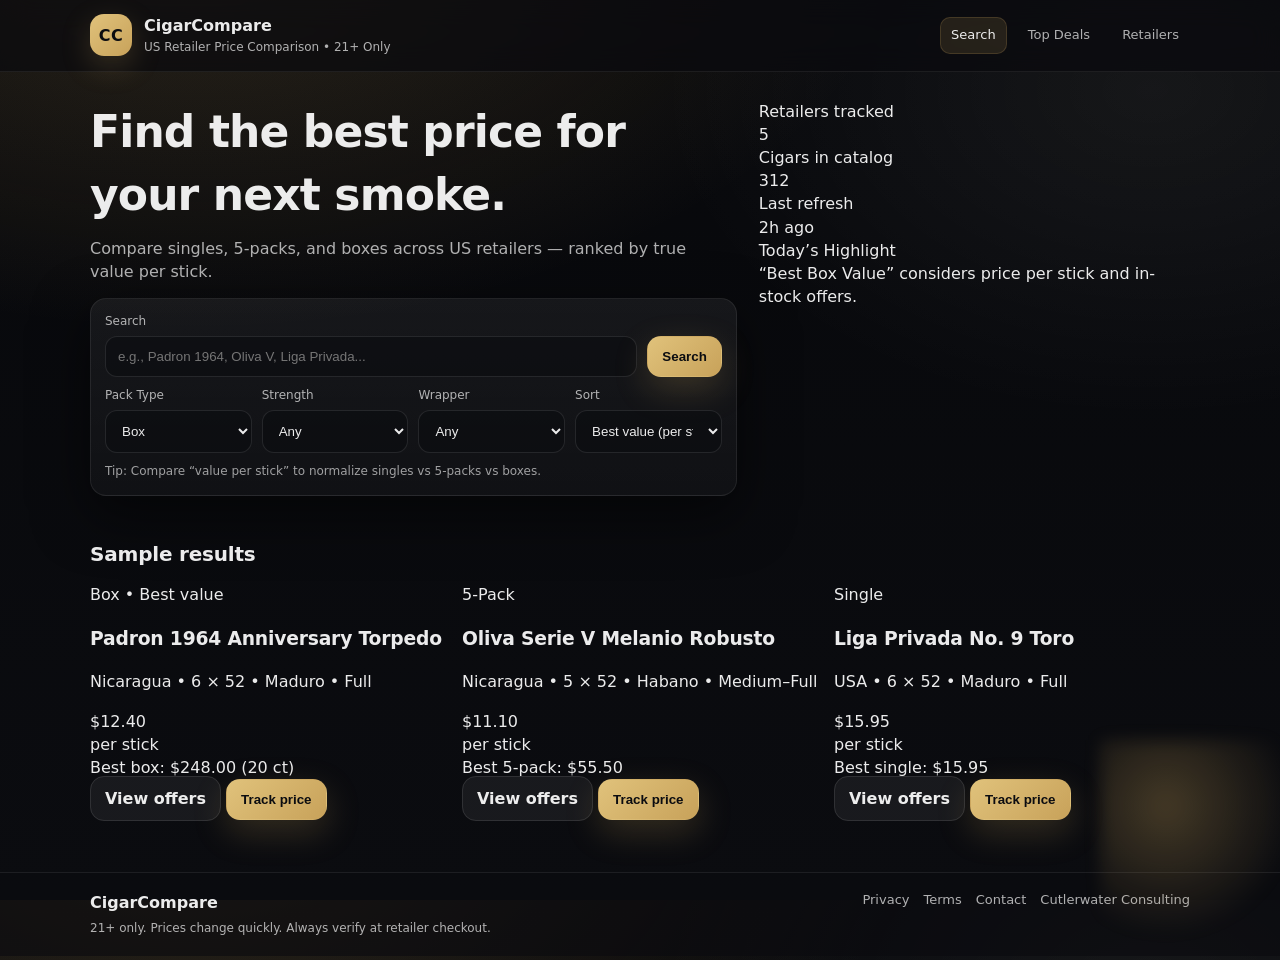
<file: index.html>
<!DOCTYPE html>
<html lang="en">
<head>
  <meta charset="UTF-8" />
  <meta name="viewport" content="width=device-width, initial-scale=1"/>
  <title>CigarCompare — Luxury Price Comparison</title>
  <link rel="icon" href="cigarcompareimages/5000Maduro.jpg" type="image/x-icon">
  <link rel="stylesheet" href="cigarcomparemobile.css">
</head>
<body>

<header class="site-header">
  <div class="container header-inner">
    <div class="brand">
      <div class="brand-mark">CC</div>
      <div class="brand-text">
        <div class="brand-name">CigarCompare</div>
        <div class="brand-tag">US Retailer Price Comparison • 21+ Only</div>
      </div>
    </div>

    <nav class="nav">
      <a href="#" class="nav-link is-active">Search</a>
      <a href="#" class="nav-link">Top Deals</a>
      <a href="#" class="nav-link">Retailers</a>
    </nav>
  </div>
</header>

<main>
  <section class="hero">
    <div class="container hero-inner">
      <div class="hero-copy">
        <h1>Find the best price for your next smoke.</h1>
        <p class="subhead">
          Compare singles, 5-packs, and boxes across US retailers — ranked by true value per stick.
        </p>

        <div class="search-panel">
          <div class="search-row">
            <div class="field">
              <label for="q">Search</label>
              <input id="q" type="text" placeholder="e.g., Padron 1964, Oliva V, Liga Privada..." />
            </div>
            <button class="btn btn-primary">Search</button>
          </div>

          <div class="filter-row">
            <div class="field">
              <label>Pack Type</label>
              <select>
                <option value="box">Box</option>
                <option value="five_pack">5 Pack</option>
                <option value="single">Single</option>
              </select>
            </div>

            <div class="field">
              <label>Strength</label>
              <select>
                <option>Any</option>
                <option>Mild</option>
                <option>Medium</option>
                <option>Full</option>
              </select>
            </div>

            <div class="field">
              <label>Wrapper</label>
              <select>
                <option>Any</option>
                <option>Maduro</option>
                <option>Connecticut</option>
                <option>Habano</option>
              </select>
            </div>

            <div class="field">
              <label>Sort</label>
              <select>
                <option>Best value (per stick)</option>
                <option>Lowest total price</option>
                <option>Most retailers</option>
              </select>
            </div>
          </div>

          <div class="micro">
            Tip: Compare “value per stick” to normalize singles vs 5-packs vs boxes.
          </div>
        </div>
      </div>

      <aside class="hero-aside">
        <div class="stat-card">
          <div class="stat">
            <div class="stat-label">Retailers tracked</div>
            <div class="stat-value">5</div>
          </div>
          <div class="divider"></div>
          <div class="stat">
            <div class="stat-label">Cigars in catalog</div>
            <div class="stat-value">312</div>
          </div>
          <div class="divider"></div>
          <div class="stat">
            <div class="stat-label">Last refresh</div>
            <div class="stat-value">2h ago</div>
          </div>
          <div class="glow"></div>
        </div>

        <div class="note-card">
          <div class="note-title">Today’s Highlight</div>
          <div class="note-text">
            “Best Box Value” considers price per stick and in-stock offers.
          </div>
        </div>
      </aside>
    </div>
  </section>

  <section class="container section">
    <div class="section-head">
      <h2>Sample results</h2>
      <p class="section-sub"></p>
    </div>

    <div class="grid">
      <article class="cigar-card">
        <div class="cigar-meta">
          <div class="badge">Box • Best value</div>
          <h3><a href="cigar.html">Padron 1964 Anniversary Torpedo</a></h3>
          <p>Nicaragua • 6 × 52 • Maduro • Full</p>
        </div>

        <div class="price-block">
          <div class="price-top">
            <div class="price">$12.40</div>
            <div class="price-unit">per stick</div>
          </div>
          <div class="price-sub">Best box: $248.00 (20 ct)</div>
        </div>

        <div class="actions">
          <a class="btn btn-ghost" href="cigar.html">View offers</a>
          <button class="btn btn-primary">Track price</button>
        </div>
      </article>

      <article class="cigar-card">
        <div class="cigar-meta">
          <div class="badge">5-Pack</div>
          <h3><a href="cigar.html">Oliva Serie V Melanio Robusto</a></h3>
          <p>Nicaragua • 5 × 52 • Habano • Medium–Full</p>
        </div>

        <div class="price-block">
          <div class="price-top">
            <div class="price">$11.10</div>
            <div class="price-unit">per stick</div>
          </div>
          <div class="price-sub">Best 5-pack: $55.50</div>
        </div>

        <div class="actions">
          <a class="btn btn-ghost" href="cigar.html">View offers</a>
          <button class="btn btn-primary">Track price</button>
        </div>
      </article>

      <article class="cigar-card">
        <div class="cigar-meta">
          <div class="badge">Single</div>
          <h3><a href="cigar.html">Liga Privada No. 9 Toro</a></h3>
          <p>USA • 6 × 52 • Maduro • Full</p>
        </div>

        <div class="price-block">
          <div class="price-top">
            <div class="price">$15.95</div>
            <div class="price-unit">per stick</div>
          </div>
          <div class="price-sub">Best single: $15.95</div>
        </div>

        <div class="actions">
          <a class="btn btn-ghost" href="cigar.html">View offers</a>
          <button class="btn btn-primary">Track price</button>
        </div>
      </article>
    </div>
  </section>
</main>

<footer class="site-footer">
  <div class="container footer-inner">
    <div class="footer-left">
      <div class="footer-brand">CigarCompare</div>
      <div class="footer-note">21+ only. Prices change quickly. Always verify at retailer checkout.</div>
    </div>
    <div class="footer-right">
      <a href="privacy.html">Privacy</a>
      <a href="terms.html">Terms</a>
      <a href="contact.html">Contact</a>
      <a href="">Cutlerwater Consulting</a>
    </div>
  </div>
</footer>

</body>
</html>
</file>
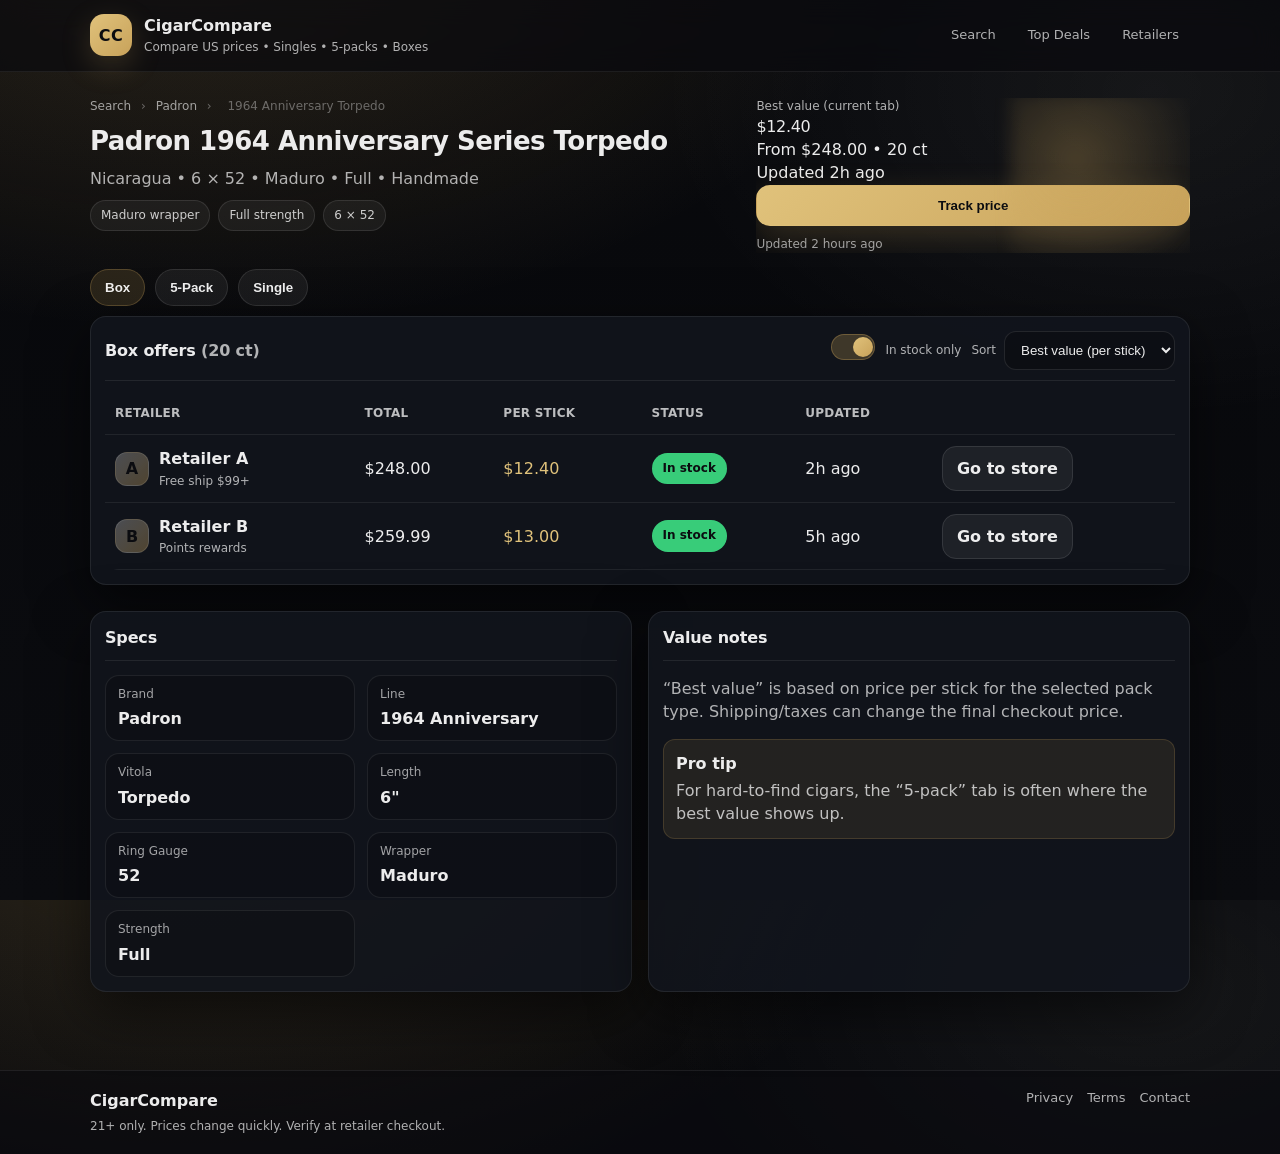
<file: cigar.html>
<!DOCTYPE html>
<html lang="en">
<head>
  <meta charset="UTF-8" />
  <meta name="viewport" content="width=device-width, initial-scale=1"/>
  <title>Padron 1964 Torpedo — Compare Prices | CigarCompare</title>

  <!-- Favicon -->
    <link rel="icon" href="cigarcompareimages/5000Maduro.jpg" type="image/x-icon">
  <link rel="stylesheet" href="cigarcomparemobile.css">
</head>
<body>

<header class="site-header">
  <div class="container header-inner">
    <div class="brand">
      <div class="brand-mark">CC</div>
      <div class="brand-text">
        <div class="brand-name">CigarCompare</div>
        <div class="brand-tag">Compare US prices • Singles • 5-packs • Boxes</div>
      </div>
    </div>

    <nav class="nav">
      <a href="index.html" class="nav-link">Search</a>
      <a href="#" class="nav-link">Top Deals</a>
      <a href="#" class="nav-link">Retailers</a>
    </nav>
  </div>
</header>

<main class="container section">
  <div class="detail-head">
    <div>
      <div class="crumbs">
        <a href="index.html">Search</a> <span>›</span>
        <a href="#">Padron</a> <span>›</span>
        <span>1964 Anniversary Torpedo</span>
      </div>
      <h1 class="detail-title">Padron 1964 Anniversary Series Torpedo</h1>
      <p class="detail-sub">
        Nicaragua • 6 × 52 • Maduro • Full • Handmade
      </p>
      <div class="pills">
        <span class="pill">Maduro wrapper</span>
        <span class="pill">Full strength</span>
        <span class="pill">6 × 52</span>
      </div>
    </div>

    <aside class="detail-summary">
      <div class="summary-card">
        <div class="summary-kicker">Best value (current tab)</div>

        <!-- JS updates these -->
        <span id="bestPerStick">$12.40</span>
        <div id="bestSub">From $248.00 • 20 ct</div>
        <div id="bestUpdated">Updated 2 hours ago</div>

        <button class="btn btn-primary btn-full">Track price</button>
        <div class="micro" id="bestUpdated">Updated 2 hours ago</div>

        <div class="glow"></div>
      </div>
    </aside>
  </div>

  <!-- Tabs (JS uses data-pack) -->
  <section class="tabs">
    <button class="tab is-active" data-pack="box">Box</button>
    <button class="tab" data-pack="five_pack">5-Pack</button>
    <button class="tab" data-pack="single">Single</button>
  </section>

  <section class="card section-tight">
    <div class="card-head">
      <h2>
        <span id="offerHeading">Box offers</span>
        <span class="muted" id="unitCountLabel">(20 ct)</span>
      </h2>

      <div class="card-tools">
        <label class="switch">
          <input id="inStockOnly" type="checkbox" checked>
          <span class="slider"></span>
        </label>
        <span class="tool-text">In stock only</span>

        <div class="select-inline">
          <span class="tool-text">Sort</span>
          <select id="sortMode">
            <option value="value">Best value (per stick)</option>
            <option value="total">Lowest total price</option>
            <option value="recent">Most recent update</option>
          </select>
        </div>
      </div>
    </div>

    <div class="table-wrap">
      <table class="lux-table">
        <thead>
          <tr>
            <th>Retailer</th>
            <th>Total</th>
            <th>Per stick</th>
            <th>Status</th>
            <th>Updated</th>
            <th></th>
          </tr>
        </thead>

        <!-- JS renders rows here -->
        <tbody id="offersBody"></tbody>
      </table>
    </div>
  </section>

  <section class="grid-2 section">
    <div class="card">
      <div class="card-head">
        <h2>Specs</h2>
      </div>
      <dl class="specs">
        <div><dt>Brand</dt><dd>Padron</dd></div>
        <div><dt>Line</dt><dd>1964 Anniversary</dd></div>
        <div><dt>Vitola</dt><dd>Torpedo</dd></div>
        <div><dt>Length</dt><dd>6"</dd></div>
        <div><dt>Ring Gauge</dt><dd>52</dd></div>
        <div><dt>Wrapper</dt><dd>Maduro</dd></div>
        <div><dt>Strength</dt><dd>Full</dd></div>
      </dl>
    </div>

    <div class="card">
      <div class="card-head">
        <h2>Value notes</h2>
      </div>
      <p class="muted">
        “Best value” is based on price per stick for the selected pack type.
        Shipping/taxes can change the final checkout price.
      </p>

      <div class="callout">
        <div class="callout-title">Pro tip</div>
        <div class="callout-text">
          For hard-to-find cigars, the “5-pack” tab is often where the best value shows up.
        </div>
      </div>
    </div>
  </section>
</main>

<footer class="site-footer">
  <div class="container footer-inner">
    <div class="footer-left">
      <div class="footer-brand">CigarCompare</div>
      <div class="footer-note">21+ only. Prices change quickly. Verify at retailer checkout.</div>
    </div>
    <div class="footer-right">
      <a href="#">Privacy</a>
      <a href="#">Terms</a>
      <a href="#">Contact</a>
    </div>
  </div>
</footer>

<script src="app.js"></script>
</body>
</html>
</file>
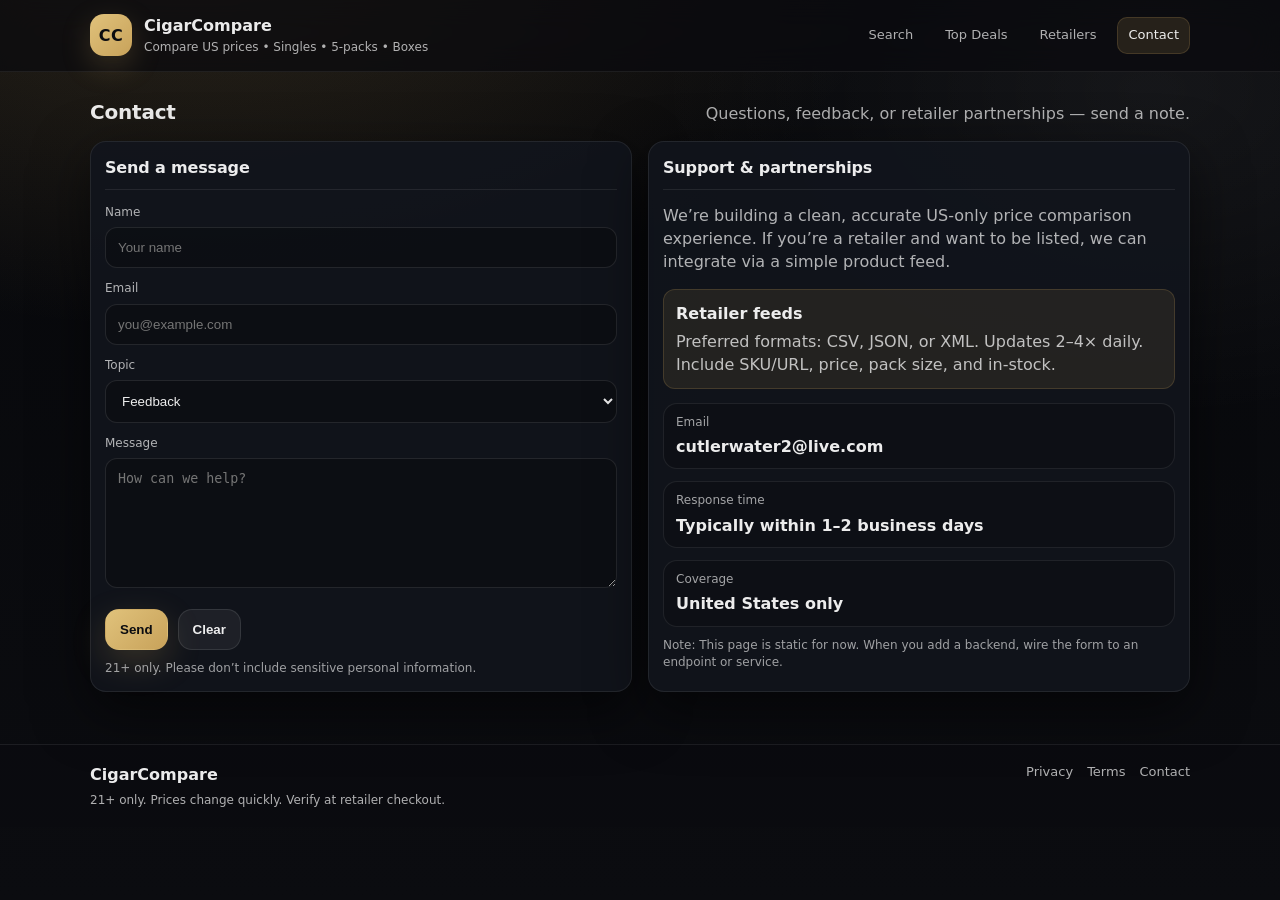
<file: contact.html>
<!DOCTYPE html>
<html lang="en">
<head>
  <meta charset="UTF-8" />
  <meta name="viewport" content="width=device-width, initial-scale=1"/>
  <title>Contact — CigarCompare</title>
  <link rel="icon" href="cigarcompareimages/5000Maduro.jpg" type="image/x-icon">
  <link rel="stylesheet" href="cigarcomparemobile.css">
</head>
<body>

<header class="site-header">
  <div class="container header-inner">
    <div class="brand">
      <div class="brand-mark">CC</div>
      <div class="brand-text">
        <div class="brand-name">CigarCompare</div>
        <div class="brand-tag">Compare US prices • Singles • 5-packs • Boxes</div>
      </div>
    </div>

    <nav class="nav">
      <a href="index.html" class="nav-link">Search</a>
      <a href="#" class="nav-link">Top Deals</a>
      <a href="#" class="nav-link">Retailers</a>
      <a href="contact.html" class="nav-link is-active">Contact</a>
    </nav>
  </div>
</header>

<main class="container section">
  <div class="section-head">
    <h2>Contact</h2>
    <p class="section-sub">Questions, feedback, or retailer partnerships — send a note.</p>
  </div>

  <section class="grid-2">
    <!-- Left: Form -->
    <div class="card">
      <div class="card-head">
        <h2>Send a message</h2>
      </div>

      <form action="#" method="post" class="contact-form" style="margin-top:14px;">
        <div class="field" style="margin-bottom:12px;">
          <label for="name">Name</label>
          <input id="name" name="name" type="text" placeholder="Your name" autocomplete="name" required>
        </div>

        <div class="field" style="margin-bottom:12px;">
          <label for="email">Email</label>
          <input id="email" name="email" type="email" placeholder="you@example.com" autocomplete="email" required>
        </div>

        <div class="field" style="margin-bottom:12px;">
          <label for="topic">Topic</label>
          <select id="topic" name="topic">
            <option value="feedback">Feedback</option>
            <option value="bug">Report a bug</option>
            <option value="retailer">Retailer partnership / data feed</option>
            <option value="press">Press / media</option>
            <option value="other">Other</option>
          </select>
        </div>

        <div class="field" style="margin-bottom:14px;">
          <label for="message">Message</label>
          <textarea id="message" name="message" rows="6" placeholder="How can we help?" required></textarea>
          <!-- If you want a multi-line field, swap the input above for this textarea:
          <textarea id="message" name="message" rows="6" placeholder="How can we help?" required></textarea>
          -->
        </div>

        <div style="display:flex; gap:10px; flex-wrap:wrap;">
          <button class="btn btn-primary" type="submit">Send</button>
          <button class="btn btn-ghost" type="reset">Clear</button>
        </div>

        <div class="micro" style="margin-top:10px;">
          21+ only. Please don’t include sensitive personal information.
        </div>
      </form>
    </div>

    <!-- Right: Info / Partnerships -->
    <aside class="card">
      <div class="card-head">
        <h2>Support & partnerships</h2>
      </div>

      <div style="margin-top:14px;">
        <p class="muted" style="margin-top:0;">
          We’re building a clean, accurate US-only price comparison experience.
          If you’re a retailer and want to be listed, we can integrate via a simple product feed.
        </p>

        <div class="callout">
          <div class="callout-title">Retailer feeds</div>
          <div class="callout-text">
            Preferred formats: CSV, JSON, or XML. Updates 2–4× daily. Include SKU/URL, price, pack size, and in-stock.
          </div>
        </div>

        <dl class="specs" style="grid-template-columns: 1fr; margin-top:14px;">
          <div>
            <dt>Email</dt>
            <dd>cutlerwater2@live.com</dd>
          </div>
          <div>
            <dt>Response time</dt>
            <dd>Typically within 1–2 business days</dd>
          </div>
          <div>
            <dt>Coverage</dt>
            <dd>United States only</dd>
          </div>
        </dl>

        <div class="micro" style="margin-top:10px;">
          Note: This page is static for now. When you add a backend, wire the form to an endpoint or service.
        </div>
      </div>
    </aside>
  </section>
</main>

<footer class="site-footer">
  <div class="container footer-inner">
    <div class="footer-left">
      <div class="footer-brand">CigarCompare</div>
      <div class="footer-note">21+ only. Prices change quickly. Verify at retailer checkout.</div>
    </div>
    <div class="footer-right">
      <a href="privacy.html">Privacy</a>
      <a href="terms.html">Terms</a>
      <a href="contact.html">Contact</a>
    </div>
  </div>
</footer>

</body>
</html>
</file>
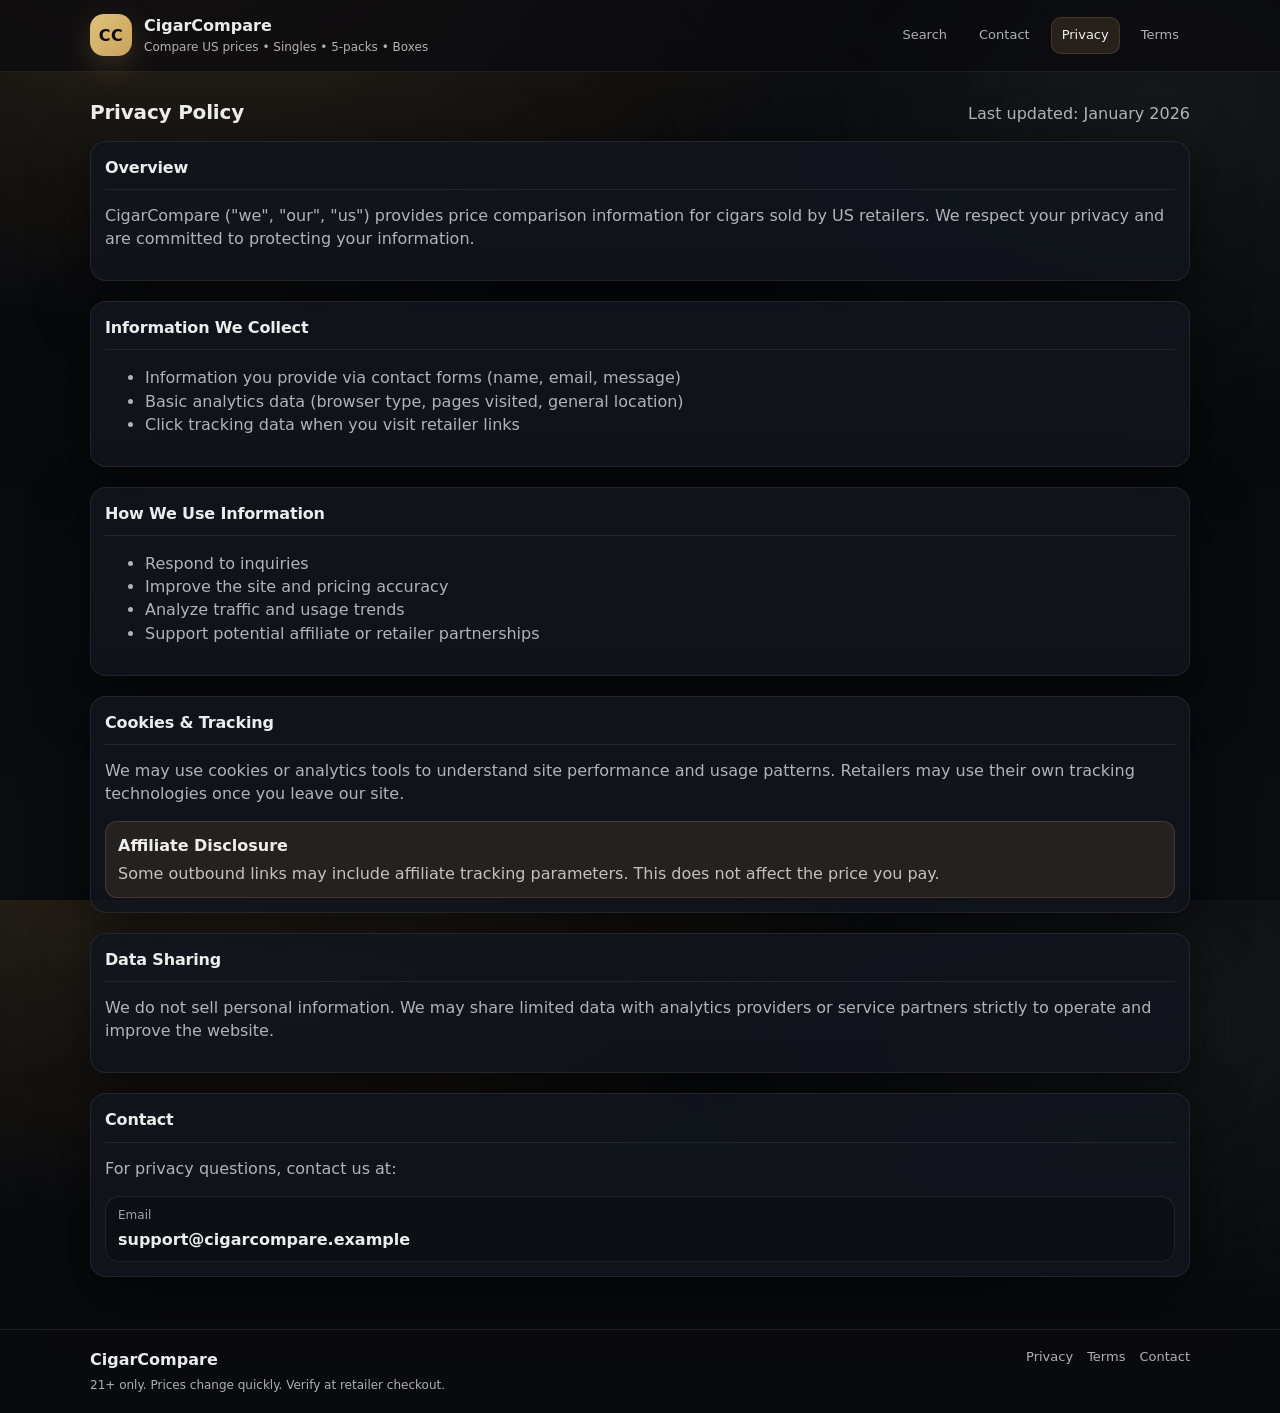
<file: privacy.html>
<!DOCTYPE html>
<html lang="en">
<head>
  <meta charset="UTF-8" />
  <meta name="viewport" content="width=device-width, initial-scale=1"/>
  <title>Privacy Policy — CigarCompare</title>
  <link rel="icon" href="cigarcompareimages/5000Maduro.jpg" type="image/x-icon">
  <link rel="stylesheet" href="cigarcomparemobile.css">
</head>
<body>

<header class="site-header">
  <div class="container header-inner">
    <div class="brand">
      <div class="brand-mark">CC</div>
      <div class="brand-text">
        <div class="brand-name">CigarCompare</div>
        <div class="brand-tag">Compare US prices • Singles • 5-packs • Boxes</div>
      </div>
    </div>

    <nav class="nav">
      <a href="index.html" class="nav-link">Search</a>
      <a href="contact.html" class="nav-link">Contact</a>
      <a href="privacy.html" class="nav-link is-active">Privacy</a>
      <a href="terms.html" class="nav-link">Terms</a>
    </nav>
  </div>
</header>

<main class="container section">
  <div class="section-head">
    <h2>Privacy Policy</h2>
    <p class="section-sub">Last updated: January 2026</p>
  </div>

  <section class="card" style="margin-bottom:20px;">
    <div class="card-head"><h2>Overview</h2></div>
    <p class="muted" style="margin-top:14px;">
      CigarCompare ("we", "our", "us") provides price comparison information for cigars sold by US retailers.
      We respect your privacy and are committed to protecting your information.
    </p>
  </section>

  <section class="card" style="margin-bottom:20px;">
    <div class="card-head"><h2>Information We Collect</h2></div>
    <div style="margin-top:14px;">
      <ul class="muted">
        <li>Information you provide via contact forms (name, email, message)</li>
        <li>Basic analytics data (browser type, pages visited, general location)</li>
        <li>Click tracking data when you visit retailer links</li>
      </ul>
    </div>
  </section>

  <section class="card" style="margin-bottom:20px;">
    <div class="card-head"><h2>How We Use Information</h2></div>
    <div style="margin-top:14px;">
      <ul class="muted">
        <li>Respond to inquiries</li>
        <li>Improve the site and pricing accuracy</li>
        <li>Analyze traffic and usage trends</li>
        <li>Support potential affiliate or retailer partnerships</li>
      </ul>
    </div>
  </section>

  <section class="card" style="margin-bottom:20px;">
    <div class="card-head"><h2>Cookies & Tracking</h2></div>
    <p class="muted" style="margin-top:14px;">
      We may use cookies or analytics tools to understand site performance and usage patterns.
      Retailers may use their own tracking technologies once you leave our site.
    </p>

    <div class="callout">
      <div class="callout-title">Affiliate Disclosure</div>
      <div class="callout-text">
        Some outbound links may include affiliate tracking parameters.
        This does not affect the price you pay.
      </div>
    </div>
  </section>

  <section class="card" style="margin-bottom:20px;">
    <div class="card-head"><h2>Data Sharing</h2></div>
    <p class="muted" style="margin-top:14px;">
      We do not sell personal information. We may share limited data with analytics providers or service partners
      strictly to operate and improve the website.
    </p>
  </section>

  <section class="card">
    <div class="card-head"><h2>Contact</h2></div>
    <p class="muted" style="margin-top:14px;">
      For privacy questions, contact us at:
    </p>

    <dl class="specs" style="grid-template-columns:1fr; margin-top:10px;">
      <div>
        <dt>Email</dt>
        <dd>support@cigarcompare.example</dd>
      </div>
    </dl>
  </section>
</main>

<footer class="site-footer">
  <div class="container footer-inner">
    <div class="footer-left">
      <div class="footer-brand">CigarCompare</div>
      <div class="footer-note">21+ only. Prices change quickly. Verify at retailer checkout.</div>
    </div>
    <div class="footer-right">
      <a href="privacy.html">Privacy</a>
      <a href="terms.html">Terms</a>
      <a href="contact.html">Contact</a>
    </div>
  </div>
</footer>

</body>
</html>
</file>
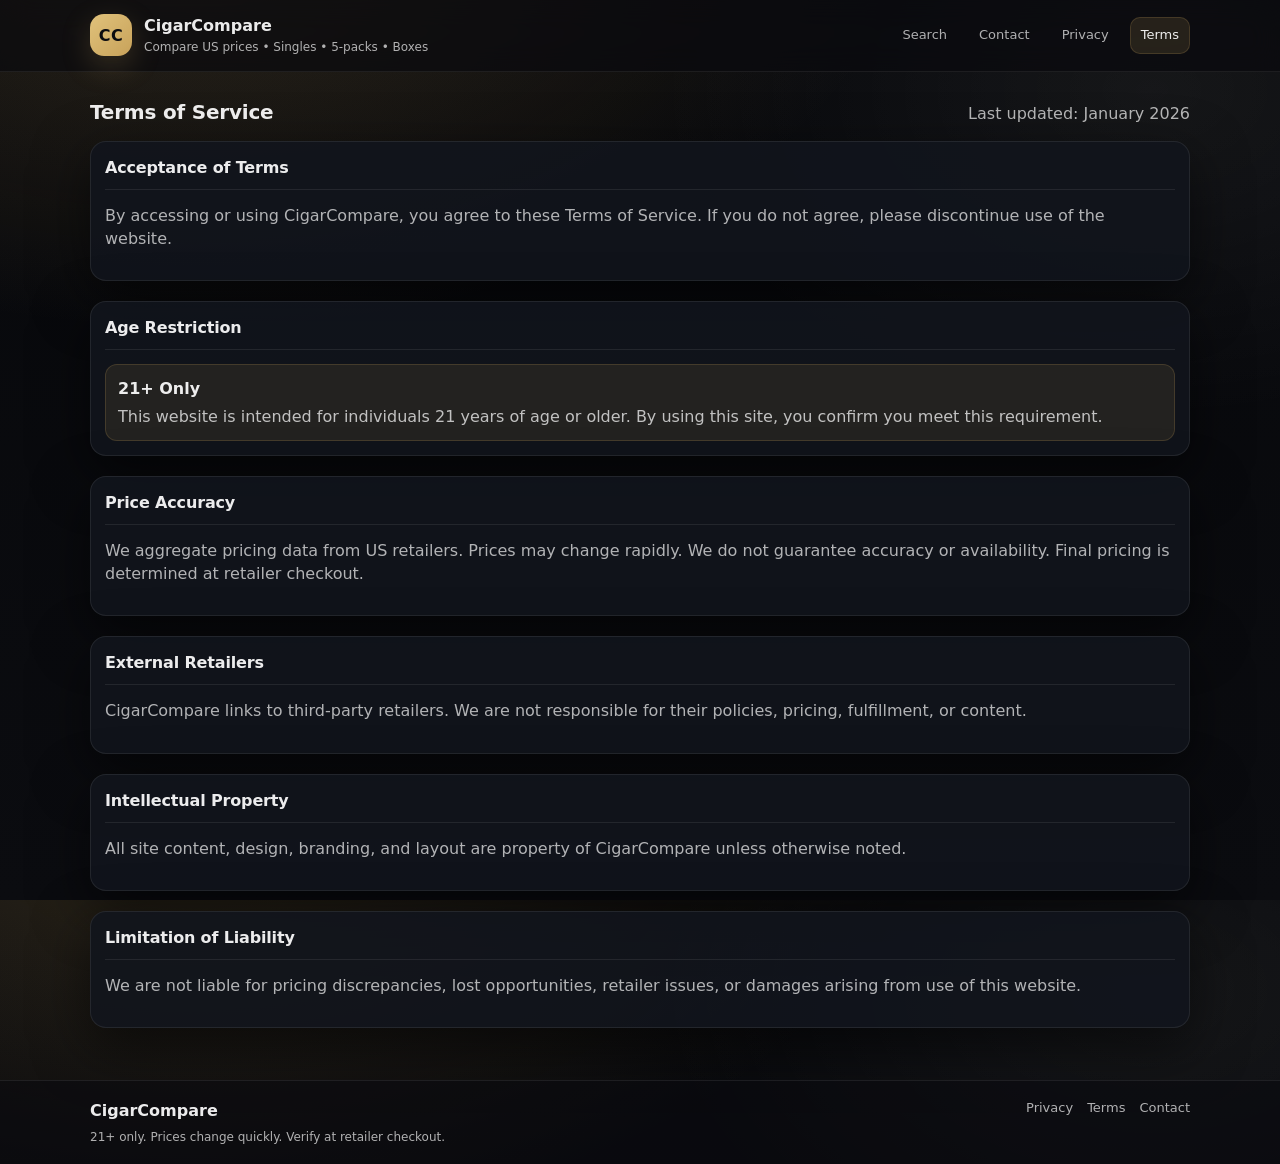
<file: terms.html>
<!DOCTYPE html>
<html lang="en">
<head>
  <meta charset="UTF-8" />
  <meta name="viewport" content="width=device-width, initial-scale=1"/>
  <title>Terms of Service — CigarCompare</title>
  <link rel="icon" href="cigarcompareimages/5000Maduro.jpg" type="image/x-icon">
  <link rel="stylesheet" href="cigarcomparemobile.css">
</head>
<body>

<header class="site-header">
  <div class="container header-inner">
    <div class="brand">
      <div class="brand-mark">CC</div>
      <div class="brand-text">
        <div class="brand-name">CigarCompare</div>
        <div class="brand-tag">Compare US prices • Singles • 5-packs • Boxes</div>
      </div>
    </div>

    <nav class="nav">
      <a href="index.html" class="nav-link">Search</a>
      <a href="contact.html" class="nav-link">Contact</a>
      <a href="privacy.html" class="nav-link">Privacy</a>
      <a href="terms.html" class="nav-link is-active">Terms</a>
    </nav>
  </div>
</header>

<main class="container section">
  <div class="section-head">
    <h2>Terms of Service</h2>
    <p class="section-sub">Last updated: January 2026</p>
  </div>

  <section class="card" style="margin-bottom:20px;">
    <div class="card-head"><h2>Acceptance of Terms</h2></div>
    <p class="muted" style="margin-top:14px;">
      By accessing or using CigarCompare, you agree to these Terms of Service.
      If you do not agree, please discontinue use of the website.
    </p>
  </section>

  <section class="card" style="margin-bottom:20px;">
    <div class="card-head"><h2>Age Restriction</h2></div>
    <div class="callout" style="margin-top:14px;">
      <div class="callout-title">21+ Only</div>
      <div class="callout-text">
        This website is intended for individuals 21 years of age or older.
        By using this site, you confirm you meet this requirement.
      </div>
    </div>
  </section>

  <section class="card" style="margin-bottom:20px;">
    <div class="card-head"><h2>Price Accuracy</h2></div>
    <p class="muted" style="margin-top:14px;">
      We aggregate pricing data from US retailers. Prices may change rapidly.
      We do not guarantee accuracy or availability. Final pricing is determined at retailer checkout.
    </p>
  </section>

  <section class="card" style="margin-bottom:20px;">
    <div class="card-head"><h2>External Retailers</h2></div>
    <p class="muted" style="margin-top:14px;">
      CigarCompare links to third-party retailers.
      We are not responsible for their policies, pricing, fulfillment, or content.
    </p>
  </section>

  <section class="card" style="margin-bottom:20px;">
    <div class="card-head"><h2>Intellectual Property</h2></div>
    <p class="muted" style="margin-top:14px;">
      All site content, design, branding, and layout are property of CigarCompare
      unless otherwise noted.
    </p>
  </section>

  <section class="card">
    <div class="card-head"><h2>Limitation of Liability</h2></div>
    <p class="muted" style="margin-top:14px;">
      We are not liable for pricing discrepancies, lost opportunities, retailer issues,
      or damages arising from use of this website.
    </p>
  </section>
</main>

<footer class="site-footer">
  <div class="container footer-inner">
    <div class="footer-left">
      <div class="footer-brand">CigarCompare</div>
      <div class="footer-note">21+ only. Prices change quickly. Verify at retailer checkout.</div>
    </div>
    <div class="footer-right">
      <a href="privacy.html">Privacy</a>
      <a href="terms.html">Terms</a>
      <a href="contact.html">Contact</a>
    </div>
  </div>
</footer>

</body>
</html>
</file>
<file: cigarcomparemobile.css>
/* ---------- Base / Theme (Mobile-first) ---------- */
:root{
  --bg: #0b0c10;
  --panel: #101218;
  --panel-2: #0f1117;
  --card: rgba(18, 21, 29, 0.88);
  --card-border: rgba(255, 255, 255, 0.08);

  --text: rgba(255, 255, 255, 0.92);
  --muted: rgba(255, 255, 255, 0.68);
  --soft: rgba(255, 255, 255, 0.12);

  --gold: #c8a25a;
  --gold-2: #e0c27b;
  --good: #3bd67f;
  --bad: #ff6b6b;

  --radius: 16px;
  --radius-sm: 12px;
  --shadow: 0 18px 55px rgba(0,0,0,0.55);
}

*{ box-sizing:border-box; }
html,body{ height:100%; }
body{
  margin:0;
  color:var(--text);
  background:
    radial-gradient(1200px 700px at 15% -10%, rgba(200,162,90,0.20), transparent 60%),
    radial-gradient(900px 600px at 90% 10%, rgba(255,255,255,0.06), transparent 55%),
    linear-gradient(180deg, #07080b, var(--bg));
  font-family: ui-sans-serif, system-ui, -apple-system, Segoe UI, Roboto, Arial, sans-serif;
  line-height:1.45;
}

a{ color:inherit; text-decoration:none; }
a:hover{ color:var(--gold-2); }

.container{
  width: min(1100px, 92%);
  margin: 0 auto;
}

/* Mobile-first spacing */
.section{ padding: 26px 0; }
.section-tight{ padding: 18px 0; }

.muted{ color: var(--muted); }
.mono{ font-variant-numeric: tabular-nums; }
.gold{ color: var(--gold-2); }

/* ---------- Header (Mobile-first) ---------- */
.site-header{
  position: sticky;
  top:0;
  z-index:50;
  background: rgba(10, 11, 15, 0.72);
  backdrop-filter: blur(14px);
  border-bottom: 1px solid rgba(255,255,255,0.07);
}

.header-inner{
  display:flex;
  flex-direction: column;          /* mobile */
  align-items:flex-start;
  gap: 10px;
  padding: 12px 0;
}

.brand{
  display:flex;
  gap:12px;
  align-items:center;
}

.brand-mark{
  width:42px; height:42px;
  border-radius: 14px;
  display:grid; place-items:center;
  font-weight:800;
  letter-spacing:0.5px;
  color:#0b0c10;
  background: linear-gradient(135deg, var(--gold-2), var(--gold));
  box-shadow: 0 10px 30px rgba(200,162,90,0.22);
}

.brand-name{ font-weight:800; }
.brand-tag{ font-size:12px; color: var(--muted); margin-top:2px; }

/* Mobile nav becomes a wrapping pill row */
.nav{
  display:flex;
  flex-wrap: wrap;
  gap: 10px;
  width: 100%;
}
.nav-link{
  font-size: 13px;
  color: var(--muted);
  padding: 8px 10px;
  border-radius: 999px;
  background: rgba(255,255,255,0.04);
  border: 1px solid rgba(255,255,255,0.08);
}
.nav-link:hover{ background: rgba(255,255,255,0.07); color: var(--text); }
.nav-link.is-active{
  color: var(--text);
  background: rgba(200,162,90,0.14);
  border-color: rgba(200,162,90,0.20);
}

/* ---------- Typography ---------- */
h1{
  margin:0 0 10px;
  font-size: clamp(26px, 5.5vw, 44px);
  letter-spacing: -0.02em;
}
h2, h3{ letter-spacing: -0.01em; }

/* ---------- Forms / Inputs ---------- */
.field{ width:100%; }
label{
  display:block;
  font-size:12px;
  color: var(--muted);
  margin-bottom: 6px;
}

input, select, textarea{
  width:100%;
  padding: 12px 12px;
  border-radius: 12px;
  border: 1px solid rgba(255,255,255,0.10);
  background: rgba(10, 11, 15, 0.55);
  color: var(--text);
  outline: none;
}

textarea{
  resize: vertical;
  min-height: 130px;
}

input:focus, select:focus, textarea:focus{
  border-color: rgba(200,162,90,0.55);
  box-shadow: 0 0 0 4px rgba(200,162,90,0.12);
}

/* ---------- Buttons (Touch-friendly) ---------- */
.btn{
  border: 1px solid transparent;
  border-radius: 14px;
  padding: 12px 14px;
  font-weight: 800;
  cursor: pointer;
  transition: transform .08s ease, background .15s ease, border-color .15s ease, opacity .15s ease;
  user-select:none;
}
.btn:active{ transform: translateY(1px); }

.btn-primary{
  background: linear-gradient(135deg, var(--gold-2), var(--gold));
  color: #0b0c10;
  box-shadow: 0 12px 34px rgba(200,162,90,0.22);
}
.btn-primary:hover{ filter: brightness(1.03); }

.btn-ghost{
  background: rgba(255,255,255,0.06);
  color: var(--text);
  border-color: rgba(255,255,255,0.10);
}
.btn-ghost:hover{
  border-color: rgba(200,162,90,0.35);
  background: rgba(200,162,90,0.10);
}
.btn[disabled]{
  opacity:0.55;
  cursor:not-allowed;
  filter: grayscale(0.25);
}

.btn-full{ width:100%; }

/* ---------- Card + Glow ---------- */
.card{
  border-radius: var(--radius);
  background: var(--card);
  border: 1px solid var(--card-border);
  box-shadow: var(--shadow);
  padding: 14px;
}

.glow{
  position:absolute;
  inset:auto -40px -60px auto;
  width:220px;
  height:220px;
  background: radial-gradient(circle at 30% 30%, rgba(200,162,90,0.30), transparent 60%);
  filter: blur(8px);
}

/* ---------- Section Head ---------- */
.section-head{
  display:flex;
  flex-direction: column;          /* mobile */
  gap: 6px;
  margin-bottom: 14px;
}
.section-head h2{ margin:0; font-size: 20px; }
.section-sub{ margin:0; color: var(--muted); }

/* ---------- Hero (if you use it on index) ---------- */
.hero{ padding: 28px 0 18px; }

.hero-inner{
  display:grid;
  grid-template-columns: 1fr;      /* mobile */
  gap: 16px;
  align-items: start;
}

.subhead{
  margin:0 0 14px;
  color: var(--muted);
  max-width: 60ch;
}

.search-panel{
  border-radius: var(--radius);
  background: linear-gradient(180deg, rgba(255,255,255,0.06), rgba(255,255,255,0.03));
  border: 1px solid rgba(255,255,255,0.08);
  box-shadow: var(--shadow);
  padding: 14px;
}

.search-row{
  display:flex;
  flex-direction: column;          /* mobile */
  gap: 10px;
  align-items: stretch;
}

.filter-row{
  display:grid;
  grid-template-columns: 1fr;      /* mobile */
  gap: 10px;
  margin-top: 10px;
}

.micro{
  margin-top: 10px;
  font-size: 12px;
  color: rgba(255,255,255,0.60);
}

/* ---------- Detail Page ---------- */
.detail-head{
  display:grid;
  grid-template-columns: 1fr;      /* mobile */
  gap: 16px;
  align-items:start;
}

.crumbs{
  color: rgba(255,255,255,0.60);
  font-size: 12px;
  margin-bottom: 8px;
}
.crumbs a:hover{ color: var(--gold-2); }
.crumbs span{ margin: 0 6px; opacity: .6; }

.detail-title{ margin:0 0 6px; font-size: 26px; }
.detail-sub{ margin:0 0 10px; color: var(--muted); }

.pills{ display:flex; gap: 8px; flex-wrap: wrap; }
.pill{
  font-size: 12px;
  color: rgba(255,255,255,0.78);
  border: 1px solid rgba(255,255,255,0.10);
  background: rgba(255,255,255,0.05);
  padding: 6px 10px;
  border-radius: 999px;
}

/* Summary card */
.detail-summary .summary-card{
  position: relative;
  overflow:hidden;
}
.summary-kicker{ color: var(--muted); font-size: 12px; }
.summary-price{
  font-size: 34px;
  font-weight: 900;
  color: var(--gold-2);
  margin: 6px 0 2px;
}
.summary-price span{ font-size: 14px; color: var(--muted); font-weight: 800; }
.summary-sub{ color: rgba(255,255,255,0.70); font-size: 12px; margin-bottom: 12px; }

#bestPerStick{
  font-variant-numeric: tabular-nums;
  letter-spacing: -0.02em;
}

/* ---------- Tabs (Wrap on mobile) ---------- */
.tabs{
  display:flex;
  gap: 10px;
  margin: 16px 0 10px;
  flex-wrap: wrap;
}
.tab{
  background: rgba(255,255,255,0.06);
  border: 1px solid rgba(255,255,255,0.10);
  color: var(--text);
  padding: 10px 14px;
  border-radius: 999px;
  cursor:pointer;
  font-weight: 900;
}
.tab.is-active{
  background: rgba(200,162,90,0.16);
  border-color: rgba(200,162,90,0.28);
}

/* ---------- Card head tools (stack on mobile) ---------- */
.card-head{
  display:flex;
  flex-direction: column;          /* mobile */
  align-items:flex-start;
  gap: 10px;
  padding-bottom: 10px;
  border-bottom: 1px solid rgba(255,255,255,0.08);
}
.card-head h2{ margin:0; font-size: 16px; }

.card-tools{
  display:flex;
  align-items:center;
  gap: 10px;
  flex-wrap: wrap;
}
.tool-text{ color: var(--muted); font-size: 12px; }

.select-inline{
  display:flex;
  align-items:center;
  gap: 8px;
}
.select-inline select{
  width: auto;
  padding: 10px 12px;
}

/* ---------- Table (Mobile-friendly scroll) ---------- */
.table-wrap{
  overflow:auto;
  margin-top: 12px;
  -webkit-overflow-scrolling: touch;
  border-radius: 14px;
}
.lux-table{
  width:100%;
  border-collapse: collapse;
  min-width: 720px;               /* allows swipe horizontal on phones */
}

.lux-table th, .lux-table td{
  padding: 12px 10px;
  text-align:left;
  border-bottom: 1px solid rgba(255,255,255,0.07);
  vertical-align: middle;
}
.lux-table thead th{
  color: rgba(255,255,255,0.72);
  font-size: 12px;
  letter-spacing: 0.02em;
  text-transform: uppercase;
}
.lux-table tbody tr:hover{
  background: rgba(255,255,255,0.04);
}
.row-muted{ opacity: 0.60; }

.lux-table td[colspan]{
  padding: 18px 10px;
  color: rgba(255,255,255,0.70);
  text-align: center;
}

/* Retailer cell */
.retailer{
  display:flex;
  gap: 10px;
  align-items:center;
}
.retailer-logo{
  width:34px;
  height:34px;
  border-radius: 12px;
  display:grid;
  place-items:center;
  font-weight: 900;
  color: #0b0c10;
  background: linear-gradient(135deg, rgba(255,255,255,0.25), rgba(200,162,90,0.35));
  border: 1px solid rgba(255,255,255,0.10);
}
.retailer-name{ font-weight: 900; }
.retailer-sub{ font-size: 12px; color: var(--muted); margin-top: 2px; }

/* Status pills */
.status{
  display:inline-flex;
  padding: 6px 10px;
  border-radius: 999px;
  font-size: 12px;
  font-weight: 900;
  border: 1px solid rgba(255,255,255,0.10);
}
.status-good{
  color: #0b0c10;
  background: rgba(59,214,127,0.95);
  border-color: rgba(59,214,127,0.25);
}
.status-bad{
  color: #0b0c10;
  background: rgba(255,107,107,0.95);
  border-color: rgba(255,107,107,0.25);
}

/* ---------- Switch ---------- */
.switch{
  position: relative;
  display:inline-block;
  width: 44px;
  height: 26px;
}
.switch input{ display:none; }
.slider{
  position:absolute; inset:0;
  background: rgba(255,255,255,0.10);
  border: 1px solid rgba(255,255,255,0.12);
  border-radius: 999px;
  cursor:pointer;
  transition: .15s ease;
}
.slider:before{
  content:"";
  position:absolute;
  height:20px; width:20px;
  left:3px; top:2px;
  background: rgba(255,255,255,0.88);
  border-radius: 50%;
  transition: .15s ease;
}
.switch input:checked + .slider{
  background: rgba(200,162,90,0.25);
  border-color: rgba(200,162,90,0.35);
}
.switch input:checked + .slider:before{
  transform: translateX(18px);
  background: linear-gradient(135deg, var(--gold-2), var(--gold));
}

/* ---------- Layout grids ---------- */
/* Mobile-first: one column */
.grid{ display:grid; grid-template-columns: 1fr; gap: 16px; }
.grid-2{ display:grid; grid-template-columns: 1fr; gap: 16px; }

/* ---------- Specs ---------- */
.specs{
  display:grid;
  grid-template-columns: 1fr;      /* mobile */
  gap: 12px;
  margin: 14px 0 0;
}
.specs div{
  border: 1px solid rgba(255,255,255,0.08);
  background: rgba(0,0,0,0.16);
  border-radius: 14px;
  padding: 10px 12px;
}
dt{ color: rgba(255,255,255,0.62); font-size: 12px; }
dd{ margin: 4px 0 0; font-weight: 900; }

/* ---------- Callout ---------- */
.callout{
  margin-top: 14px;
  border-radius: var(--radius-sm);
  border: 1px solid rgba(200,162,90,0.20);
  background: rgba(200,162,90,0.10);
  padding: 12px;
}
.callout-title{ font-weight: 900; margin-bottom: 4px; }
.callout-text{ color: rgba(255,255,255,0.72); }

/* ---------- Footer ---------- */
.site-footer{
  margin-top: 26px;
  border-top: 1px solid rgba(255,255,255,0.08);
  background: rgba(10, 11, 15, 0.62);
}
.footer-inner{
  padding: 18px 0;
  display:flex;
  flex-direction: column;          /* mobile */
  justify-content: space-between;
  gap: 12px;
  flex-wrap: wrap;
}
.footer-brand{ font-weight: 900; }
.footer-note{ color: var(--muted); font-size: 12px; margin-top: 6px; }
.footer-right{ display:flex; gap: 14px; flex-wrap: wrap; }
.footer-right a{ color: var(--muted); font-size: 13px; }
.footer-right a:hover{ color: var(--gold-2); }

/* =========================================================
   BREAKPOINTS (scale up)
   ========================================================= */

/* >= 640px */
@media (min-width: 640px){
  .filter-row{ grid-template-columns: 1fr 1fr; }
  .specs{ grid-template-columns: 1fr 1fr; }
  .section-head{ flex-direction: row; align-items: baseline; justify-content: space-between; }
}

/* >= 900px */
@media (min-width: 900px){
  .header-inner{
    flex-direction: row;
    align-items: center;
    justify-content: space-between;
    gap: 14px;
    padding: 14px 0;
  }

  .nav{
    width: auto;
    background: none;
    border: none;
  }

  .nav-link{
    background: transparent;
    border: 1px solid transparent;
    border-radius: 10px;
    padding: 8px 10px;
  }
  .nav-link:hover{ background: rgba(255,255,255,0.06); }

  .hero-inner{ grid-template-columns: 1.2fr 0.8fr; gap: 22px; }
  .search-row{ flex-direction: row; align-items: end; }
  .filter-row{ grid-template-columns: repeat(4, 1fr); }

  .detail-head{ grid-template-columns: 1.2fr 0.8fr; }
  .card-head{ flex-direction: row; align-items: center; justify-content: space-between; }

  .grid{ grid-template-columns: repeat(3, 1fr); }
  .grid-2{ grid-template-columns: 1fr 1fr; }

  .footer-inner{ flex-direction: row; align-items: flex-start; }
}
</file>
